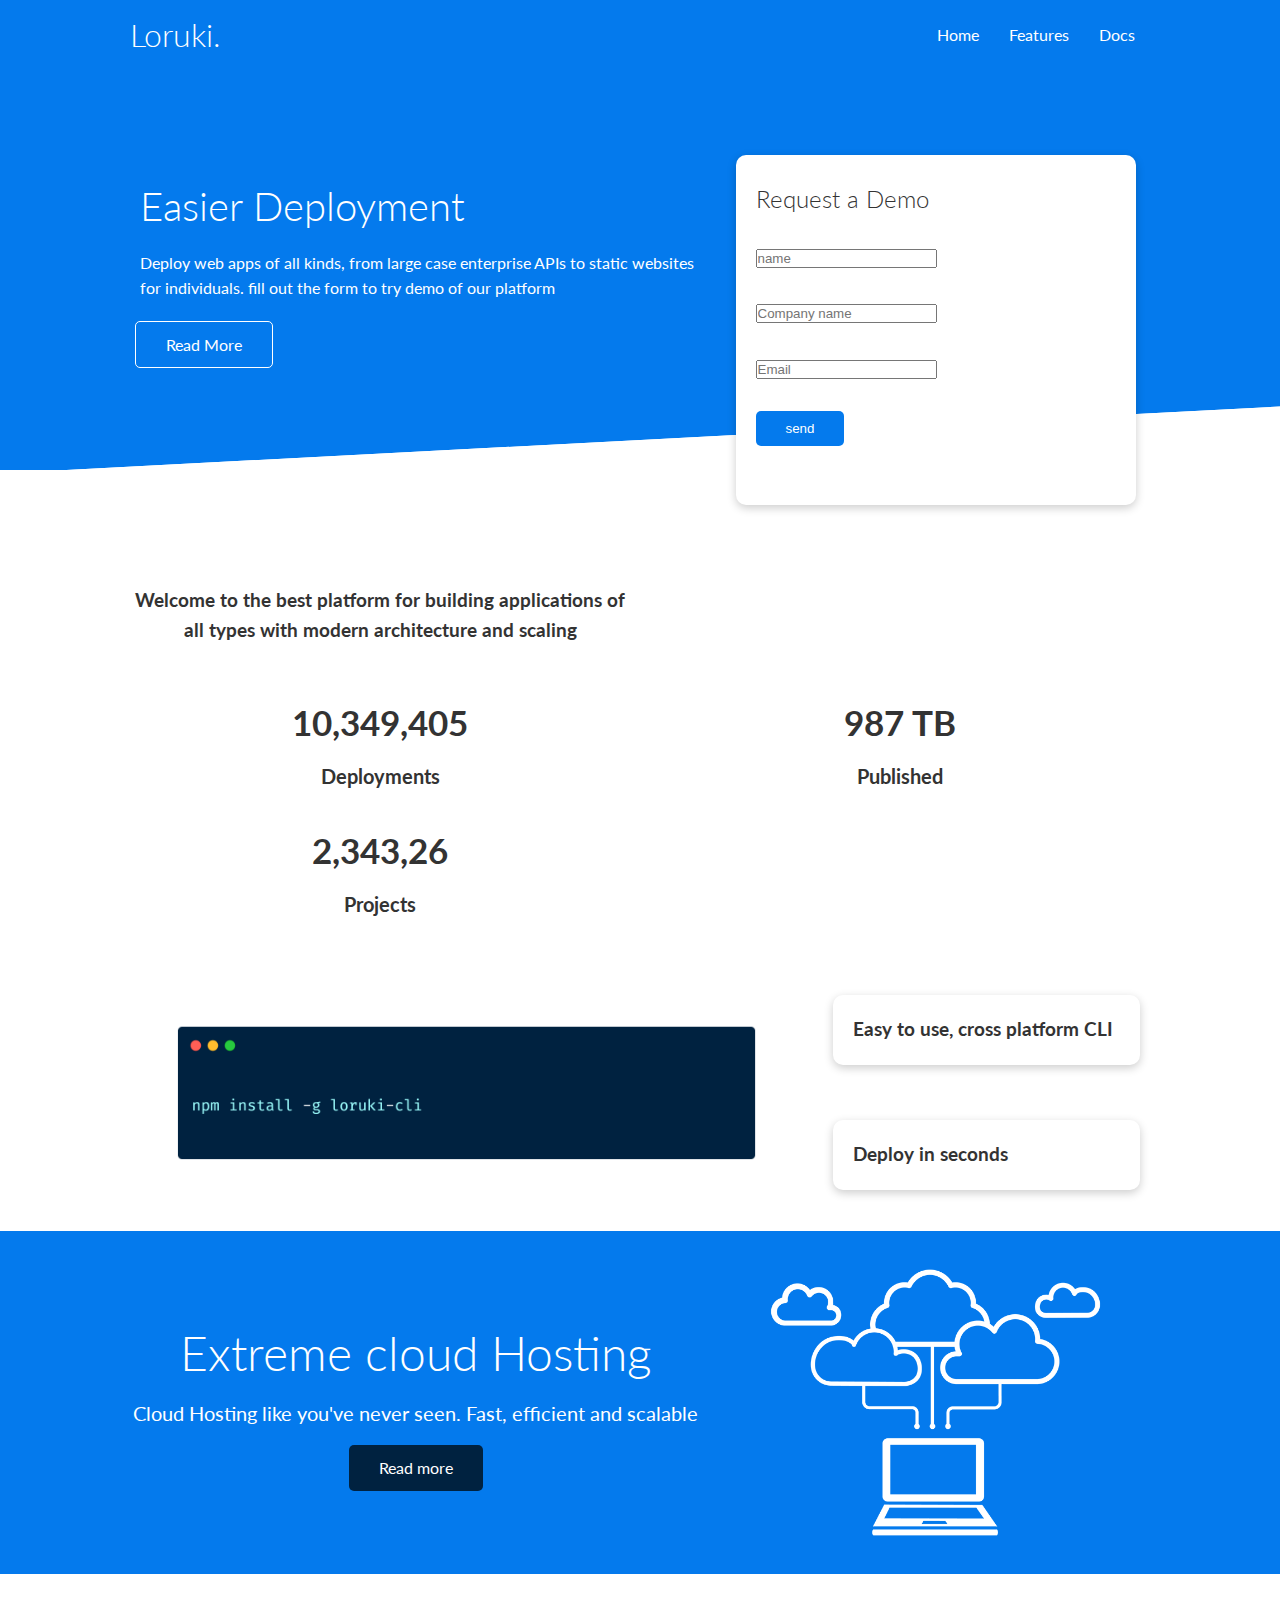
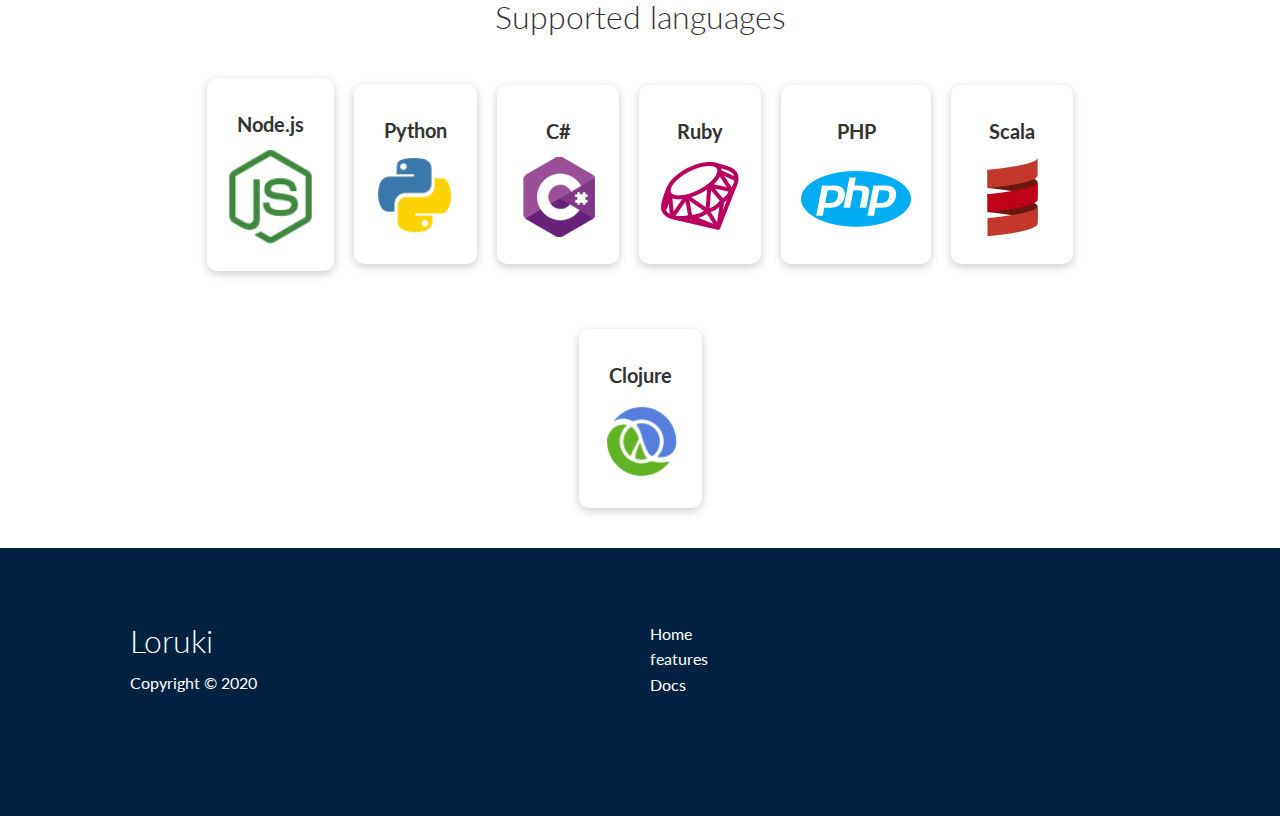
<file: index.html>
<!DOCTYPE html>
<html lang="en">

<head>
    <meta charset="UTF-8">
    <meta http-equiv="X-UA-Compatible" content="IE=edge">
    <meta name="viewport" content="width=+6, initial-scale=1.0">
    <link rel="stylesheet" href="https://cdnjs.cloudflare.com/ajax/libs/font-awesome/6.0.0-beta3/css/all.min.css"
        integrity="sha512-Fo3rlrZj/k7ujTnHg4CGR2D7kSs0v4LLanw2qksYuRlEzO+tcaEPQogQ0KaoGN26/zrn20ImR1DfuLWnOo7aBA=="
        crossorigin="anonymous" referrerpolicy="no-referrer" />
    <link rel="stylesheet" href="css/style.css">
    <link rel="stylesheet" href="css/utilities.css">
    <title>Loruki | Cloud Hosting For Everyone</title>
</head>

<body>
    <!-- navbar -->
    <div class="navbar">
        <div class="container flex">
            <h1 class="logo">Loruki.</h1>
            <nav>
                <ul>
                    <li><a href="index.html">Home</a></li>
                    <li><a href="features.html">Features</a></li>
                    <li><a href="docs.html">Docs</a></li>
                </ul>
            </nav>
        </div>
    </div>
    <!-- showcase -->
    <section class="showcase">
        <div class="container grid">
            <div class="showcase-text">
                <h1 class="hhh">Easier Deployment</h1>
                <p class="hhh">Deploy web apps of all kinds, from large case enterprise APIs to static websites for individuals.
                    fill out the form to
                    try demo of our platform</p>
                <a href="features.html" class="btn btn-outline">Read More</a>
            </div>
            <div class="showcase-form card">
                <h2>Request a Demo</h2>
                <form>
                    <div class="form-control">
                        <input type="text" name="name" placeholder="name" required>
                    </div>
                    <div class="form-control">
                        <input type="text" name="company" placeholder="Company name" required>
                    </div>
                    <div class="form-control">
                        <input type="email" name="email" placeholder="Email" required>
                    </div>
                    <input type="submit" value="send" class="btn btn-primary">
                </form>
            </div>
        </div>
    </section>

    <!-- stats -->
    <section class="stats">
        <div class="container">
            <h3 class="stats-heading text-center my-1">
                Welcome to the best platform for building applications of all
                types with modern architecture and scaling
            </h3>
            <div class="grid grid-3 text-center my-4">
                <div>
                    <i class="fas fa-server fa-3x"></i>
                    <h3>10,349,405</h3>
                    <p class="text-secondary">Deployments</p>
                </div>
                <div> <i class="fas fa-upload fa-3x"></i>
                    <h3>987 TB</h3>
                    <p class="text-secondary">Published</p>
                </div>
                <div> <i class="fas fa-project-diagram fa-3x"></i>
                    <h3>2,343,26</h3>
                    <p class="text-secondary">Projects</p>
                </div>
            </div>
        </div>
    </section>
    <!-- cli -->
    <section class="cli">
        <div class="container grid">
            <img src="images/pic/cli.png" alt="e">
            <div class="card">
                <h3>Easy to use, cross platform CLI</h3>
            </div>
            <div class="card">
                <h3>Deploy in seconds</h3>
            </div>
        </div>

    </section>
    <!-- cloud -->
    <section class="cloud bg-primary my-2 py-2">
        <div class="container grid">
            <div class="text-center">
                <h2 class="lg">Extreme cloud Hosting</h2>
                <p class="lead my-1">Cloud Hosting like you've never seen. Fast, efficient and scalable</p>
                <a href="features.html" class="btn btn-dark">Read more</a>
            </div>
            <img src="images/pic/cld.jpg.png" alt="c">
        </div>
    </section>

    <!-- Languages -->
    <section class="languages">
        <h2 class="md text-center my-2">Supported languages
        </h2>
        <div class="container flex">
            <div class="card">
                <h4>Node.js</h4>
                <img src="images/logos/node.png" alt="n">
            </div>
            <div class="card">
                <h4>Python</h4>
                <img src="images/logos/python.png" alt="q">
            </div>
            <div class="card">
                <h4>C#</h4>
                <img src="images/logos/csharp.png" alt="w">
            </div>
            <div class="card">
                <h4>Ruby</h4>
                <img src="images/logos/ruby.png" alt="n">
            </div>
            <div class="card">
                <h4>PHP</h4>
                <img src="images/logos/php.png" alt="n">
            </div>
            <div class="card">
                <h4>Scala</h4>
                <img src="images/logos/scala.png" alt="n">
            </div>
            <div class="card">
                <h4>Clojure</h4>
                <img src="images/logos/clojure.png" alt="n">
            </div>
        </div>
    </section>

    <!-- footer -->
    <footer class="footer bg-dark py-5">
        <div class="container grid grid-3">
            <div>
                <h1>Loruki</h1>
                <p>Copyright &copy; 2020</p>
            </div>
            <nav>
                <ul>
                    <li><a href="index.html">Home</a></li>
                    <li><a href="feautures.html">features</a></li>
                    <li><a href="docs.html">Docs</a></li>
                </ul>
            </nav>
            <div class="social">
                <a href="#"><i class="fab fa-github fa-2x"></i></a>
                <a href="#"><i class="fab fa-facebook fa-2x"></i></a>
                <a href="#"><i class="fab fa-instagram fa-2x"></i></a>
                <a href="#"><i class="fab fa-twitter fa-2x"></i></a>
            </div>
        </div>
    </footer>
</body>

</html>
</file>
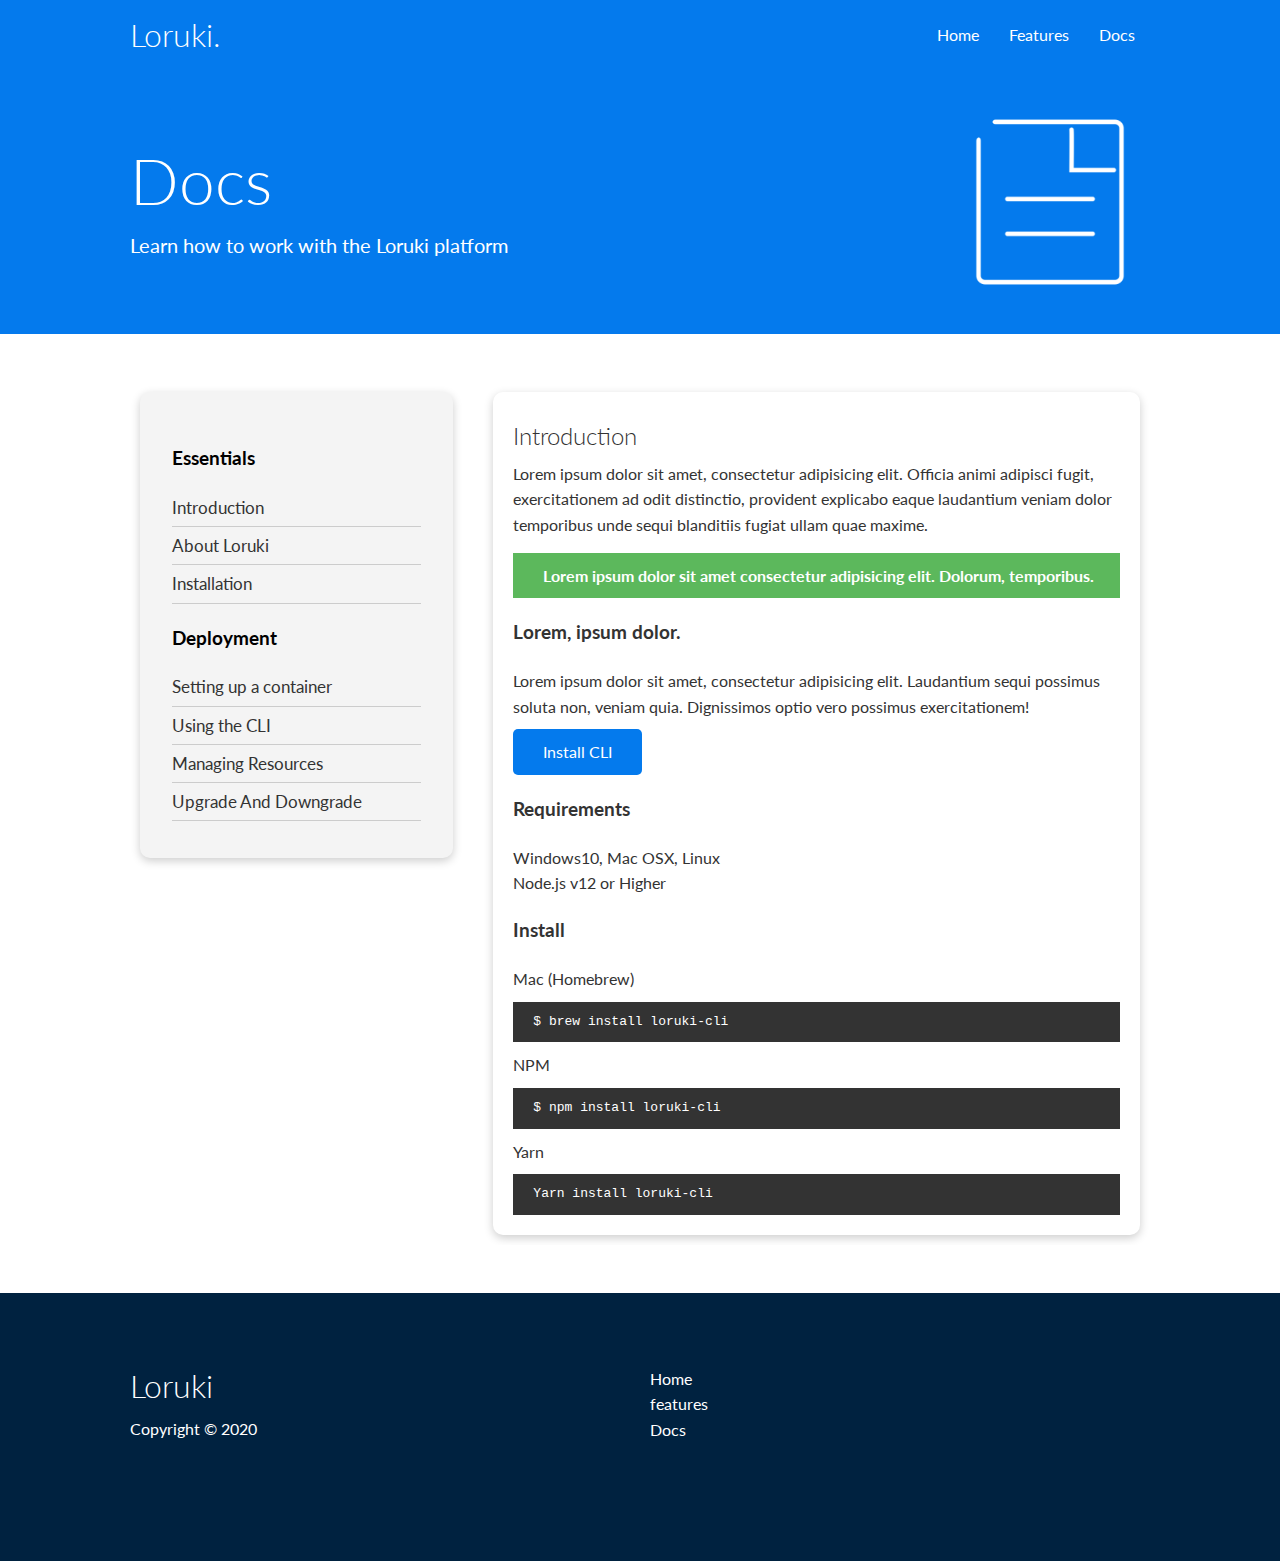
<file: docs.html>
<!DOCTYPE html>
<html lang="en">

<head>
    <meta charset="UTF-8">
    <meta http-equiv="X-UA-Compatible" content="IE=edge">
    <meta name="viewport" content="width=+6, initial-scale=1.0">
    <link rel="stylesheet" href="https://cdnjs.cloudflare.com/ajax/libs/font-awesome/6.0.0-beta3/css/all.min.css"
        integrity="sha512-Fo3rlrZj/k7ujTnHg4CGR2D7kSs0v4LLanw2qksYuRlEzO+tcaEPQogQ0KaoGN26/zrn20ImR1DfuLWnOo7aBA=="
        crossorigin="anonymous" referrerpolicy="no-referrer" />
    <link rel="stylesheet" href="css/style.css">
    <link rel="stylesheet" href="css/utilities.css">
    <title>Loruki | Cloud Hosting For Everyone</title>
</head>

<body>
    <!-- navbar -->
    <div class="navbar">
        <div class="container flex">
            <h1 class="logo">Loruki.</h1>
            <nav>
                <ul>
                    <li><a href="index.html">Home</a></li>
                    <li><a href="features.html">Features</a></li>
                    <li><a href="docs.html">Docs</a></li>
                </ul>
            </nav>
        </div>
    </div>

    <!-- header -->
    <section class="docs-head bg-primary py-3">
        <div class="container grid">
            <div>
                <h1 class="xl">Docs</h1>
                <p class="lead">Learn how to work with the Loruki platform
                </p>
            </div>
            <img src="images/pic/docs.png" alt="u">
        </div>
    </section>

    <!-- Docs Main -->
    <section class="docs-main my-4">
        <div class="container grid">
            <div class="card bg-light p-3">
                <h3 class="my-2">Essentials</h3>
                <nav>
                    <ul>
                        <li><a class="text-primary" href="#">Introduction</a></li>
                        <li><a href="#">About Loruki</a></li>
                        <li><a href="#">Installation</a></li>
                    </ul>
                </nav>

                <h3 class="my-2">Deployment</h3>
                <nav>
                    <ul>
                        <li><a href="#">Setting up a container</a></li>
                        <li><a href="#">Using the CLI</a></li>
                        <li><a href="#">Managing Resources</a></li>
                        <li><a href="#">Upgrade And Downgrade</a></li>
                    </ul>
                </nav>
            </div>
            <div class="card">
                <h2>Introduction</h2>
                <p>Lorem ipsum dolor sit amet, consectetur adipisicing elit. Officia animi adipisci fugit,
                    exercitationem ad odit distinctio, provident explicabo eaque laudantium veniam dolor temporibus unde
                    sequi blanditiis fugiat ullam quae maxime.</p>
                <div class="alert alert-success">
                    <i class="fas fa-info"></i>Lorem ipsum dolor sit amet consectetur adipisicing elit. Dolorum,
                    temporibus.
                </div>
                <h3>Lorem, ipsum dolor.</h3>
                <p>Lorem ipsum dolor sit amet, consectetur adipisicing elit. Laudantium sequi possimus soluta non,
                    veniam quia. Dignissimos optio vero possimus exercitationem!</p>
                    <a href="#" class="btn btn-primary">Install CLI
                    </a>
                    <h3>Requirements</h3>
                    <ul>
                        <li>Windows10, Mac OSX, Linux</li>
                        <li>Node.js v12 or Higher</li>
                    </ul>
                    <h3>Install</h3>
                    <p>Mac (Homebrew)</p>
                     <pre><code>$ brew install loruki-cli</code></pre>
                     <p>NPM</p>
                     <pre><code>$ npm install loruki-cli</code></pre>
                     <p>Yarn</p>
                     <pre><code>Yarn install loruki-cli</code></pre>
            </div>
        </div>
    </section>


    <!-- footer -->
    <footer class="footer bg-dark py-5">
        <div class="container grid grid-3">
            <div>
                <h1>Loruki</h1>
                <p>Copyright &copy; 2020</p>
            </div>
            <nav>
                <ul>
                    <li><a href="index.html">Home</a></li>
                    <li><a href="feautures.html">features</a></li>
                    <li><a href="docs.html">Docs</a></li>
                </ul>
            </nav>
            <div class="social">
                <a href="#"><i class="fab fa-github fa-2x"></i></a>
                <a href="#"><i class="fab fa-facebook fa-2x"></i></a>
                <a href="#"><i class="fab fa-instagram fa-2x"></i></a>
                <a href="#"><i class="fab fa-twitter fa-2x"></i></a>
            </div>
        </div>
    </footer>
</body>

</html>
</file>
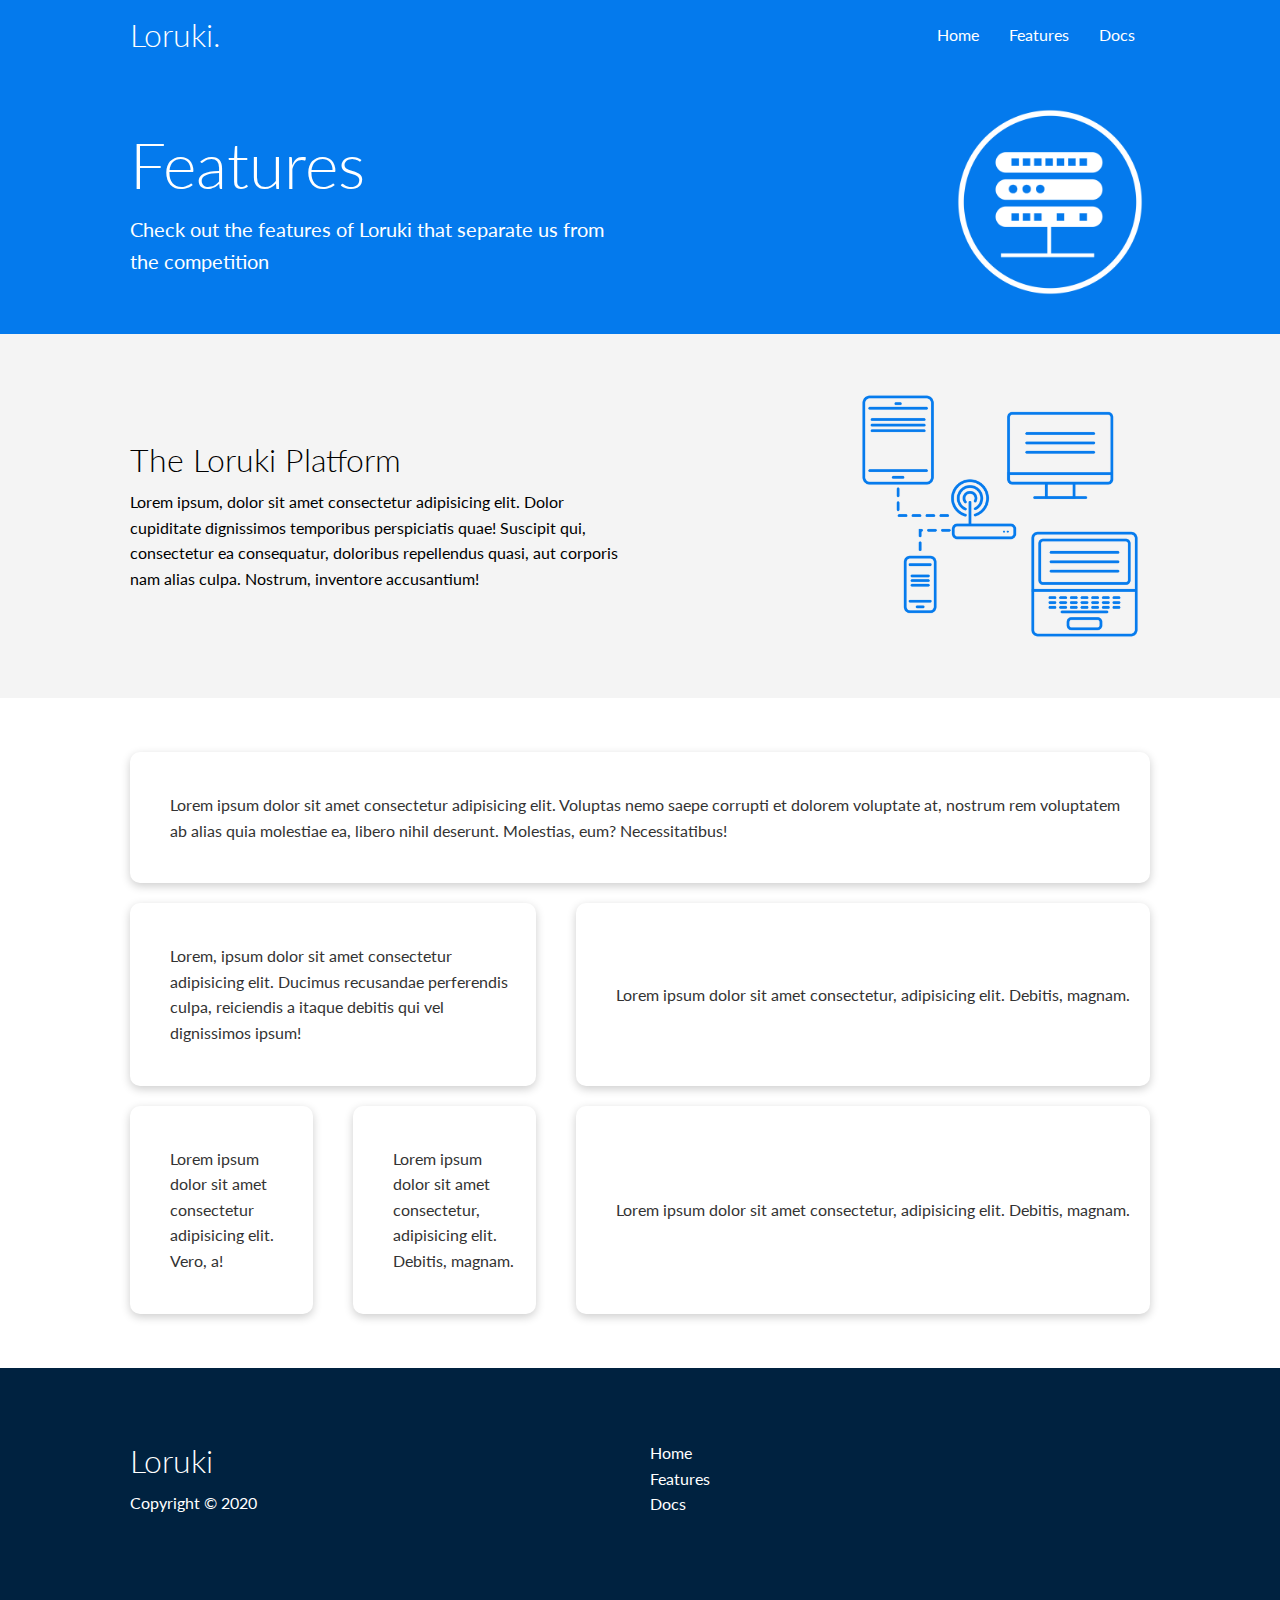
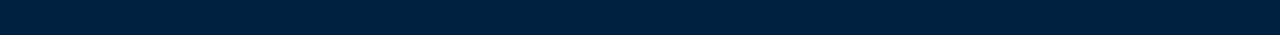
<file: features.html>
<!DOCTYPE html>
<html lang="en">
<head>
    <meta charset="UTF-8">
    <meta name="viewport" content="width=device-width, initial-scale=1.0">
    <link rel="stylesheet" href="https://cdnjs.cloudflare.com/ajax/libs/font-awesome/5.15.1/css/all.min.css" integrity="sha512-+4zCK9k+qNFUR5X+cKL9EIR+ZOhtIloNl9GIKS57V1MyNsYpYcUrUeQc9vNfzsWfV28IaLL3i96P9sdNyeRssA==" crossorigin="anonymous" />
    <link rel="stylesheet" href="css/utilities.css">
    <link rel="stylesheet" href="css/style.css">
    <title>Loruki | Cloud Hosting For Everyone</title>
</head>
<body>
    <!-- Navbar -->
    <div class="navbar">
        <div class="container flex">
            <h1 class="logo">Loruki.</h1>
            <nav>
                <ul>
                    <li><a href="index.html">Home</a></li>
                    <li><a href="features.html">Features</a></li>
                    <li><a href="docs.html">Docs</a></li>
                </ul>
            </nav>
        </div>
    </div>

    <!-- Head -->
    <section class="features-head bg-primary py-3">
        <div class="container grid">
            <div>
                <h1 class="xl">Features</h1>
                <p class="lead">
                    Check out the features of Loruki that separate us from the
						competition
                </p>
            </div>
            <img src="images/pic/server.png" alt="">
        </div>
    </section>

    <!-- Sub head -->
    <section class="features-sub-head bg-light py-3">
        <div class="container grid">
            <div>
                <h1 class="md">The Loruki Platform</h1>
                <p>
                    Lorem ipsum, dolor sit amet consectetur adipisicing elit. Dolor cupiditate dignissimos temporibus perspiciatis quae! Suscipit qui, consectetur ea consequatur, doloribus repellendus quasi, aut corporis nam alias culpa. Nostrum, inventore accusantium!
                </p>
            </div>
            <img src="images/pic/server2.png" alt="">
        </div>
    </section>

    <section class="features-main my-2">
        <div class="container grid grid-3">
            <div class="card flex">
                <i class="fas fa-server fa-3x"></i>
                <p>Lorem ipsum dolor sit amet consectetur adipisicing elit. Voluptas nemo saepe corrupti et dolorem voluptate at, nostrum rem voluptatem ab alias quia molestiae ea, libero nihil deserunt. Molestias, eum? Necessitatibus!</p>
            </div>
            <div class="card flex">
                <i class="fas fa-network-wired fa-3x"></i>
                <p>
                    Lorem, ipsum dolor sit amet consectetur adipisicing elit. Ducimus
                    recusandae perferendis culpa, reiciendis a itaque debitis qui vel
                    dignissimos ipsum!
                </p>
            </div>
            <div class="card flex">
                <i class="fas fa-laptop-code fa-3x"></i>
                <p>
                    Lorem ipsum dolor sit amet consectetur, adipisicing elit. Debitis,
                    magnam.
                </p>
            </div>
            <div class="card flex">
                <i class="fas fa-database fa-3x"></i>
                <p>
                    Lorem ipsum dolor sit amet consectetur adipisicing elit. Vero, a!
                </p>
            </div>
            <div class="card flex">
                <i class="fas fa-power-off fa-3x"></i>
                <p>
                    Lorem ipsum dolor sit amet consectetur, adipisicing elit. Debitis,
                    magnam.
                </p>
            </div>
            <div class="card flex">
                <i class="fas fa-upload fa-3x"></i>
                <p>
                    Lorem ipsum dolor sit amet consectetur, adipisicing elit. Debitis,
                    magnam.
                </p>
            </div>
        </div>
    </section>

    <!-- Footer -->
    <footer class="footer bg-dark py-5">
        <div class="container grid grid-3">
            <div>
                <h1>Loruki
                </h1>
                <p>Copyright &copy; 2020</p>
            </div>
            <nav>
                <ul>
                    <li><a href="index.html">Home</a></li>
                    <li><a href="features.html">Features</a></li>
                    <li><a href="docs.html">Docs</a></li>
                </ul>
            </nav>
            <div class="social">
                <a href="#"><i class="fab fa-github fa-2x"></i></a>
                <a href="#"><i class="fab fa-facebook fa-2x"></i></a>
                <a href="#"><i class="fab fa-instagram fa-2x"></i></a>
                <a href="#"><i class="fab fa-twitter fa-2x"></i></a>
            </div>
        </div>
    </footer>
</body>
</html>
</file>
<file: css/style.css>
@import url('https://fonts.googleapis.com/css2?family=Lato:wght@300&display=swap');
:root{
    --primary-color: #047aed;
    --secondary-color: #1c3fa8;
    --dark-color: #002240;
    --light-color: #f4f4f4;
    --success-color: #5cb85c;
    --error-color: #d9534f;
}

*{box-sizing: border-box;
    padding: 0;
    margin: 0;
}

body{ 
     font-family:'lato',sans-serif ;
color: #333;
line-height: 1.6;
}

ul{
    list-style-type: none;
}

a{
    text-decoration: none;
color: #333;
}

h1,h2{
      font-weight: 300;
      line-height: 1.2;
      margin: 10px 0;
}

p{
    margin: 10px 0;
}

img{
    width: 100%;
}

code,
pre {
    background: #333;
    color: #fff;
    padding: 10px;
}

.hidden {
    visibility: hidden;
    height: 0;
}
/* navbar */
.navbar{
    background-color: #047aed;
    color: #fff;
    height: 70px;
}

.navbar ul {
    display: flex;
}

.navbar a {
    color: #fff;
    padding: 10px;
    margin: 0 5px;
    }

.navbar a:hover {
    border-bottom: 2px  #fff  solid;
}

.navbar .flex {
    justify-content: space-between;
}
/* showcase */

.showcase{ 
    height: 400px;
    background-color: var(--primary-color);
    color: #fff;
    position: relative;
}

.showcase h1 {
    font-size: 40px;
}

.hhh {
    padding-left: 5px;
}

.showcase p {
    margin: 20px 0;
}

.showcase .grid {
    overflow: visible;
    grid-template-columns: 55% auto;
    gap: 30px;
}

.showcase-text {
    animation: slideInFromLeft 1s ease-in;
}

.showcase-form{
position: relative;
top: 60px;
height: 350px;
width: 400px;
padding: 40px;
z-index: 100;
justify-self: flex-end;
animation: slideInFromRight 1s ease-in;
}


.showcase-form .form-control {
    margin: 30px 0;
}

.showcase-form input[type='text']
.showcase-form input[type='email'] {
    border: 0;
    border-bottom: 1px solid #b4becb;
    width: 100%;
    padding: 3px;
    font-size: 16px;
}

.showcase-form input:focus {
    outline: none;
}

.showcase::before,
.showcase::after{
    content:'' ;
    position: absolute;
    height: 100px;
    bottom: -70px;
    right: 0;
    left: 0;
    background: #fff;
    transform: skewY(-3deg);
    -webkit-transform: skewY(-3deg);
    -moz-transform: skewY(-3deg);
    -ms-transform: skewY(-3deg);
}
 /* stats */

 .stats{
     padding-top: 100px;
     animation: slideInFromBottom 1s ease-in;
 }

.stats-heading {
    max-width: 500px;
    margin: auto;
}

.stats .grid h3 {
    font-size: 35px;
}

.stats .grid p {
    font-size: 20px;
    font-weight: bold;
}

/* cli */
.cli .grid {
    grid-template-columns: repeat(3,1fr);
    grid-template-rows: repeat(2,1fr);
}

.cli .grid > *:first-child {
    grid-column: 1/ span 2;
    grid-row: 1 / span 2;
}

/* cloud */
.cloud .grid {
    grid-template-columns: 4fr 3fr;
}

/* Languages */

.languages .flex {
    flex-wrap: wrap;
}
.languages .card{
    text-align: center;
    margin: 18px 10px 40px;
    transition: transform 0.2s ease-in;
}

.languages .card h4{
    font-size: 20px;
    margin: 10px;
}

.languages .card:hover {
    transform: translateY(-15px);
}


/* features */
.features-head img,
.docs-head img {
    width: 200px;
    justify-self: flex-end;
}

.features-sub-head img {
    width: 300px;
    justify-self: flex-end;
}

.features-main .card > i {
    margin-right: 20px;
}

.features-main .grid {
    padding: 30px;
}

.features-main .grid > *:first-child {
    grid-column: 1 / span 3;
}

.features-main .grid > *:nth-child(2) {
    grid-column: 1 / span 2;
}

/* Docs */
.docs-main h3 {
    margin: 20px 0;
}

.docs-main .grid {
    grid-template-columns: 1fr 2fr;
    align-items: flex-start;
}

.docs-main nav li{
    font-size: 17px;
    padding-bottom: 5px;
    margin-bottom: 5px;
    border-bottom: 1px #ccc solid;
}

.docs-main a:hover {
    font-weight: bold;
}




/* footer */

.footer .social a{
    margin: 0 10px;
}

.fa-github:hover {
    color: #000000;
}

.fa-facebook:hover {
    color: #000000;
}

.fa-instagram:hover {
    color: #000000;
}

.fa-twitter:hover {
    color: #000000;
}


/*  tablets and under */
@media(max-width: 768px) {
    .grid,
    .showcase .grid,
    .stats .grid,
    .cli .grid,
    .cloud .grid,
    .features-main .grid,
    .docs-main .grid {
        grid-template-columns: 1fr;
        grid-template-rows: 1fr;
    }
    .showcase{
        height: auto;
    }
    
    .showcase-text {
        text-align: center;
        margin-top: 40px;
        animation: slideInFromTop 1s ease-in;
    }

    .showcase-form {
        justify-self: center;
        margin: auto;
        animation: slideInFromBottom 1s ease-in;
    }


    .cli .grid > *:first-child {
        grid-column: 1;
        grid-row: 1;
    }
       
    .features-head, 
    .features-sub-head {
        text-align: center;
    }

 .docs-head {
        text-align: center;
    }

    .features-head img, 
    .features-sub-head img {
        justify-self: center;
    }

    .docs-head img {
        justify-self: center;
    }

    .features-main .grid > *:first-child,
    .features-main .grid > *:nth-child(2) {
        grid-column: 1;
    }

    
    
}


/* mobi */
@media(max-width: 500px) {
    .navbar{
        height: 110px;
    }

    .navbar .flex {
        flex-direction: column;
    }

    .navbar ul {
        padding: 10px;
        background-color: rgba(0, 0, 0, 0.1);
    }

    .showcase-form {
        width: 300px;
    }
}
</file>
<file: css/utilities.css>
.container { 
    max-width: 1100px;
    margin: 0 auto;
    overflow:auto;
    padding: 0 40px;
}

.card{
    background-color: #fff;
    color: #333;
    border-radius: 10px;
    box-shadow: 0 3px 10px rgba(0,0,0,0.2);
    padding: 20px;
    margin: 10px;
}

.btn{
    display: inline-block;
    padding: 10px 30px;
    cursor: pointer;
    background-color: var(--primary-color) ;
    color: #fff;
    border: none;
    border-radius: 5px;
}

.btn-outline {
    background-color: transparent;
    border: 1px #fff solid;
}

.btn:hover {
    transform: scale(0.98);
}


/* Backgroud and colored Butten */
.bg-primary,
.btn-primary {
    background-color: var(--primary-color);
    color: #fff;
}


.bg-secondary,
.btn-secondary {
    background-color: var(--secondary-color);
    color: #fff;
}

.bg-dark,
.btn-dark{
    background-color: var(--dark-color);
    color: #fff;
}

.bg-light,
.btn-light{
    background-color: var(--light-color);
    color: black;
}

.bg-primary a,
.btn-primary a,
.bg-secondary a,
.btn-secondary a,
.bg-dark a,
.btn-dark a { color: #fff;}

/* text sizes */

.lead{
    font-size: 20px;
}

.sm {
font-size: 1rem;
}

.md{
    font-size: 2rem;
}

.lg{
    font-size: 3rem;
}

.xl{
    font-size: 4rem;
}

.text-center{
    text-align: center;
}

/* alert */

.alert{
    background-color: var(--light-color);
    padding: 10px 20px;
    font-weight: bold;
    margin: 15px 0;
}

.alert i{
    margin-right: 10px;
}

.alert-success{
    background-color: var(--success-color);
    color: #fff;
}

.alert-error {
    background-color: var(--error-color);
    color: #fff;
}

.flex{
    display: flex;
justify-content: center;
align-items: center;
height: 100%;
}

.grid{
    display: grid;
    grid-template-columns: repeat(2, 1fr);
    gap: 20px;
    justify-content: center;
    align-items: center;
    height: 100%;
}

.grid-3 {
    grid-template-columns: repeat(2, 1fr);
}

/* margin */
.my-1{
    margin: 1rem 0;
}

.my-2{
    margin: 1.5rem 0;
}

.my-3{
    margin: 2rem 0;
}

.my-4{
    margin: 3rem 0;
}

.my-5{
    margin: 4rem 0;
}

.m-1{
    margin: 1rem;
}

.m-2{
    margin: 1.5rem;
}

.m-3{
    margin: 2rem;
}

.m-4{
    margin: 3rem;
}

.m-5{
    margin: 4rem;
}

/* padding */
.py-1{
   padding: 1rem 0;
}

.py-2{
   padding: 1.5rem 0;
}

.py-3{
   padding: 2rem 0;
}

.py-4{
   padding: 3rem 0;
}

.py-5{
   padding: 4rem 0;
}

.p-1{
   padding: 1rem;
}

.p-2{
   padding: 1.5rem;
}

.p-3{
    padding: 2rem;
}

.p-4{
    padding: 3rem;
}

.p-5{
    padding: 4rem;
}
</file>
